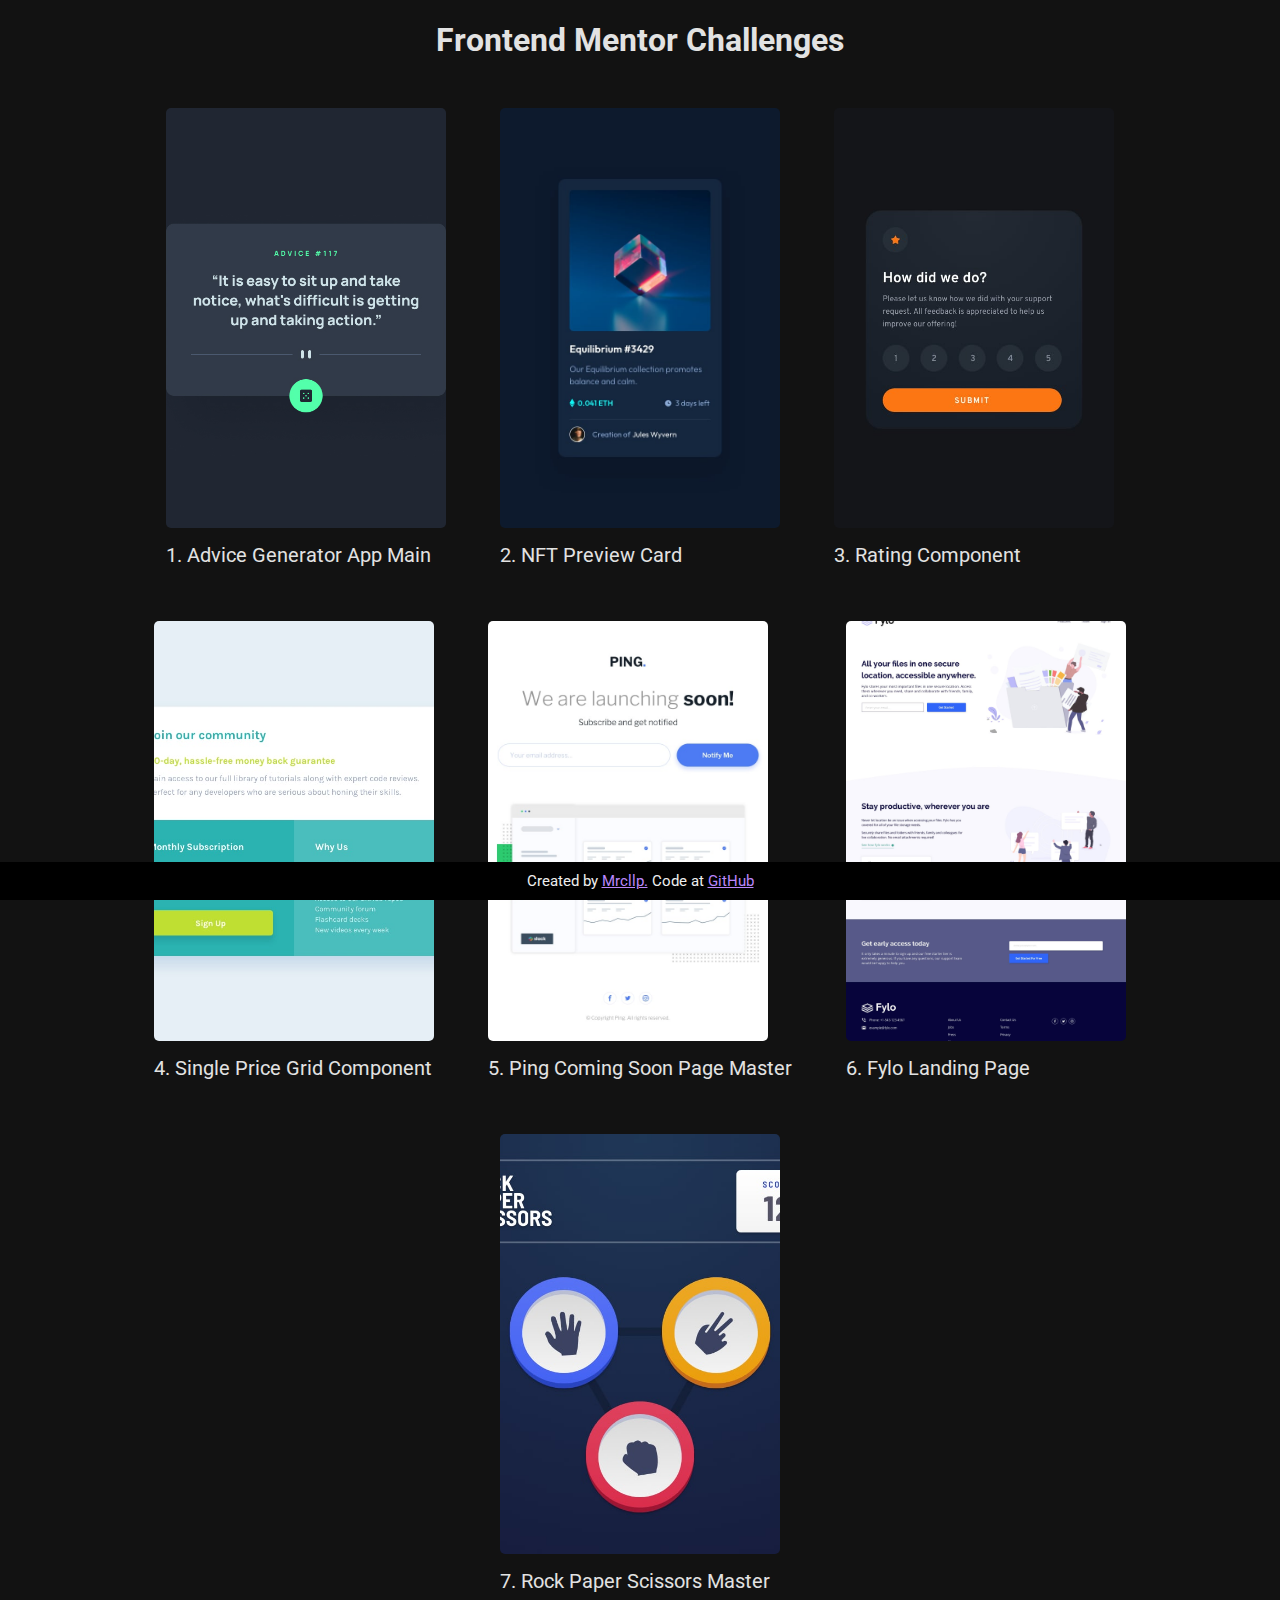
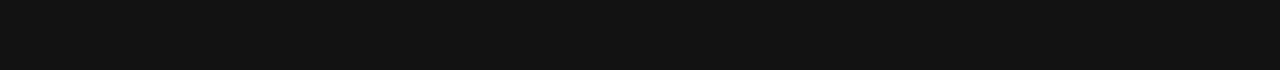
<file: index.html>
<!DOCTYPE html>
<html lang="en">
<head>
    <meta charset="UTF-8">
    <meta name="viewport" content="width=device-width, initial-scale=1.0">
    <link rel="stylesheet" href="style.css">
    <title>Frontend Mentor || Challenges</title>
</head>
<body>

    <h1>Frontend Mentor Challenges</h1>
    <ul id="list"></ul>

    <footer>
        Created by <a href="https://github.com/mrcllp">Mrcllp.</a>
        Code at <a href="https://github.com/mrcllp/Frontend-Mentor">GitHub</a>
    </footer>
    <script src="script.js"></script>
</body>
</html>
</file>
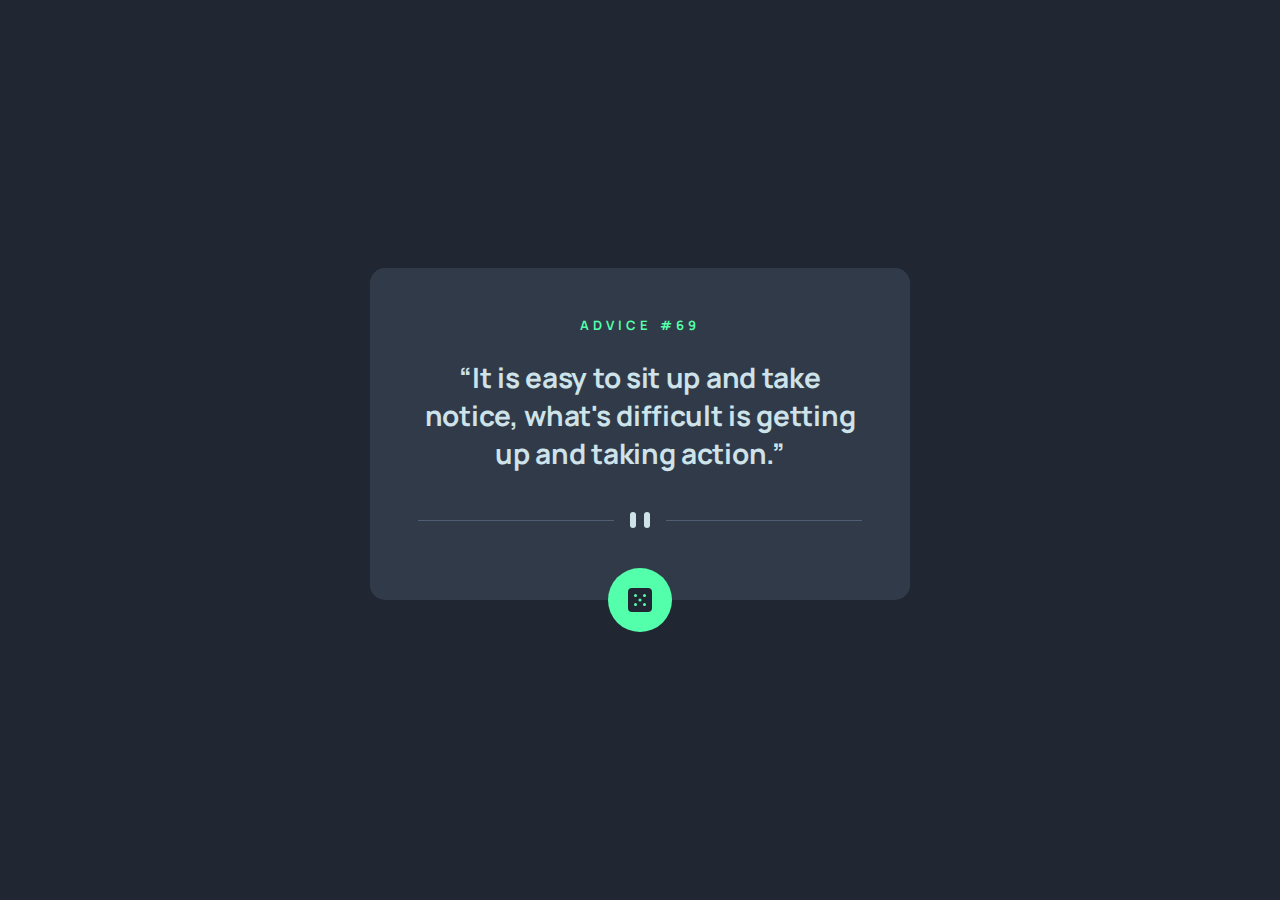
<file: advice-generator-app-main/index.html>
<!DOCTYPE html>
<html lang="en">
<head>
  <meta charset="UTF-8">
  <meta name="viewport" content="width=device-width, initial-scale=1.0"> 
  <link rel="stylesheet" href="css/style.css">
  <link rel="stylesheet" href="css/reset.css">
  <link rel="icon" type="image/png" sizes="32x32" href="./images/favicon-32x32.png">
  
  <title>Frontend Mentor | Advice generator app</title>
</head>
<body>
  <div class="advice-generator">
      <div class="advice-generator__output">
          <span class="advice-generator__advice-number">ADVICE #69</span>
          <q class="advice-generator__quote">“It is easy to sit up and take notice,
          what's difficult is getting up and taking action.”</q>
          <picture class="advice-generator__divider">
              <source media="(min-width: 545px)"
              srcset="/advice-generator-app-main/images/pattern-divider-desktop.svg">
              <img src="/advice-generator-app-main/images/pattern-divider-mobile.svg  ">
          </picture>
      </div>
      <button class="advice-generator__btn">
          <img src="images/icon-dice.svg" class="advice-generator__btn-img"
          alt="dice icon">
      </button>
  </div>
  <script defer src="js/script.js"></script>
</body>
</html>
</file>
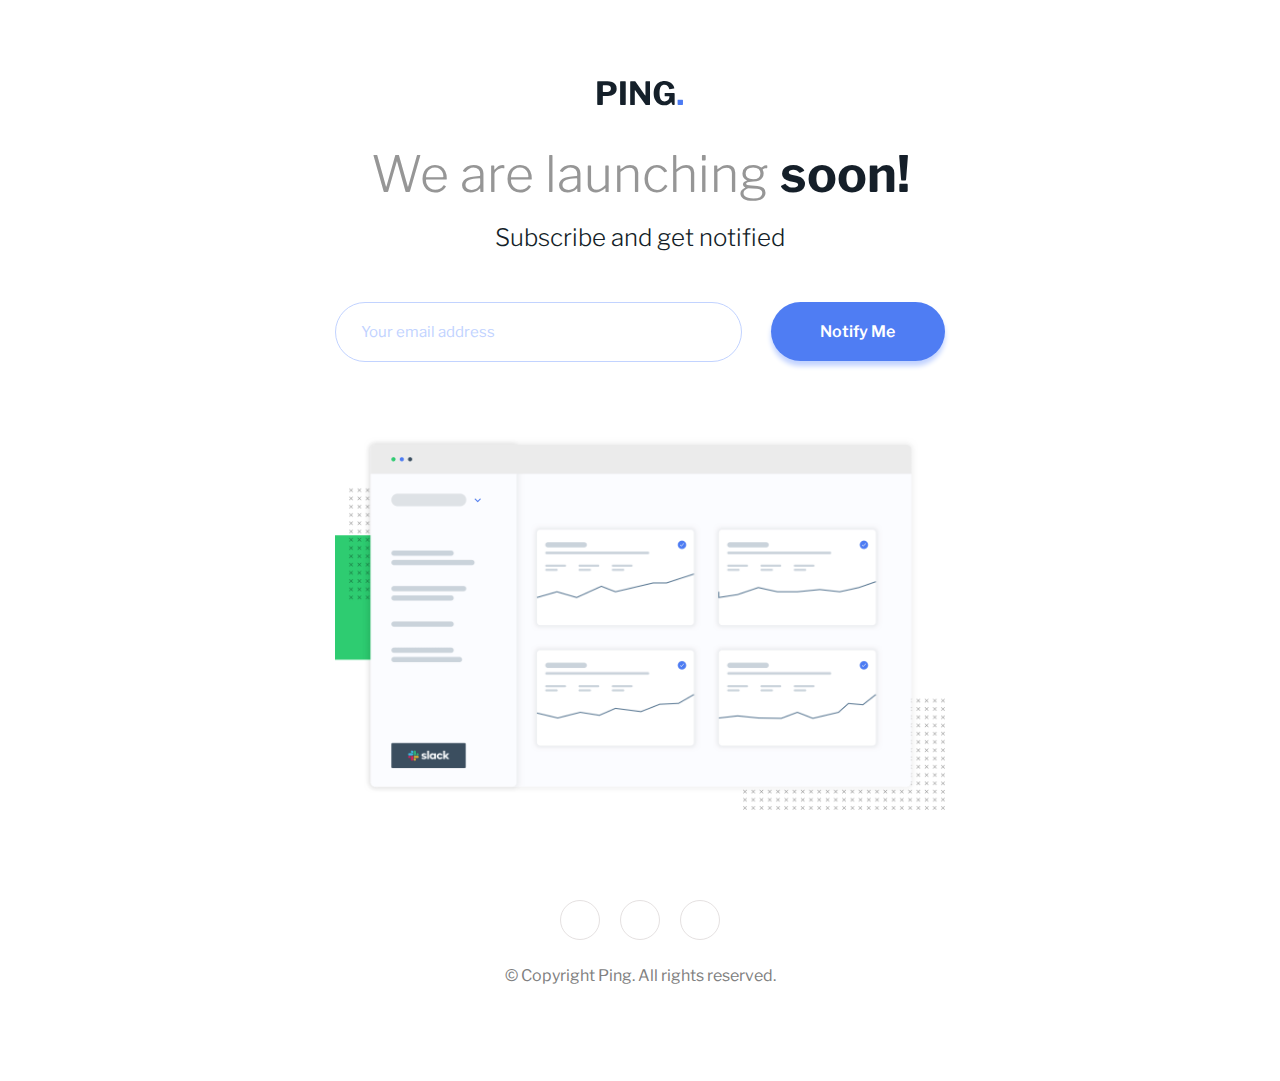
<file: ping-coming-soon-page-master/index.html>
<!DOCTYPE html>
<html lang="en">
<head>
  <meta charset="UTF-8">
  <meta name="viewport" content="width=device-width, initial-scale=1.0"> <!-- displays site properly based on user's device -->
  <link rel="icon" type="image/png" sizes="32x32" href="./images/favicon-32x32.png">
  <link rel="stylesheet" href="./css/style.css">
  <link rel="stylesheet" href="https://cdnjs.cloudflare.com/ajax/libs/font-awesome/6.2.0/css/all.min.css" integrity="sha512-xh6O/CkQoPOWDdYTDqeRdPCVd1SpvCA9XXcUnZS2FmJNp1coAFzvtCN9BmamE+4aHK8yyUHUSCcJHgXloTyT2A==" crossorigin="anonymous" referrerpolicy="no-referrer" />
  <title>Frontend Mentor | Ping coming soon page</title>

</head>
<body>
<main>
  <img src="./images/logo.svg" alt="logo" class="logo">
  
  <h1> We are launching <span>soon!</span></h1>
  <h2> Subscribe and get notified</h2>
  <form id="form" >
    <div class="form-left">
      <input type="email" id="email" name="email" placeholder="Your email address">
      <small>Error</small>
    </div>
    <button>Notify Me</button>
    </div>
    
  </form>
  
  <img class="illustration" src="./images/illustration-dashboard.png" alt="illustration">


 <footer>
  <ul class="sm">
    <li><a href="https://facebook.com"><i class="fab fa-facebook-f"></i></a></li>
    <li><a href="https://twitter.com"><i class="fab fa-twitter"></i></a></li>
    <li><a href="https://instagram.com"><i class="fab fa-instagram"></i></a></li>
  </ul>
   <p>&copy; Copyright Ping. All rights reserved.</p>
  </footer>
</main>
 

  <script src="./js/script.js"></script>
</body>
</html>
</file>
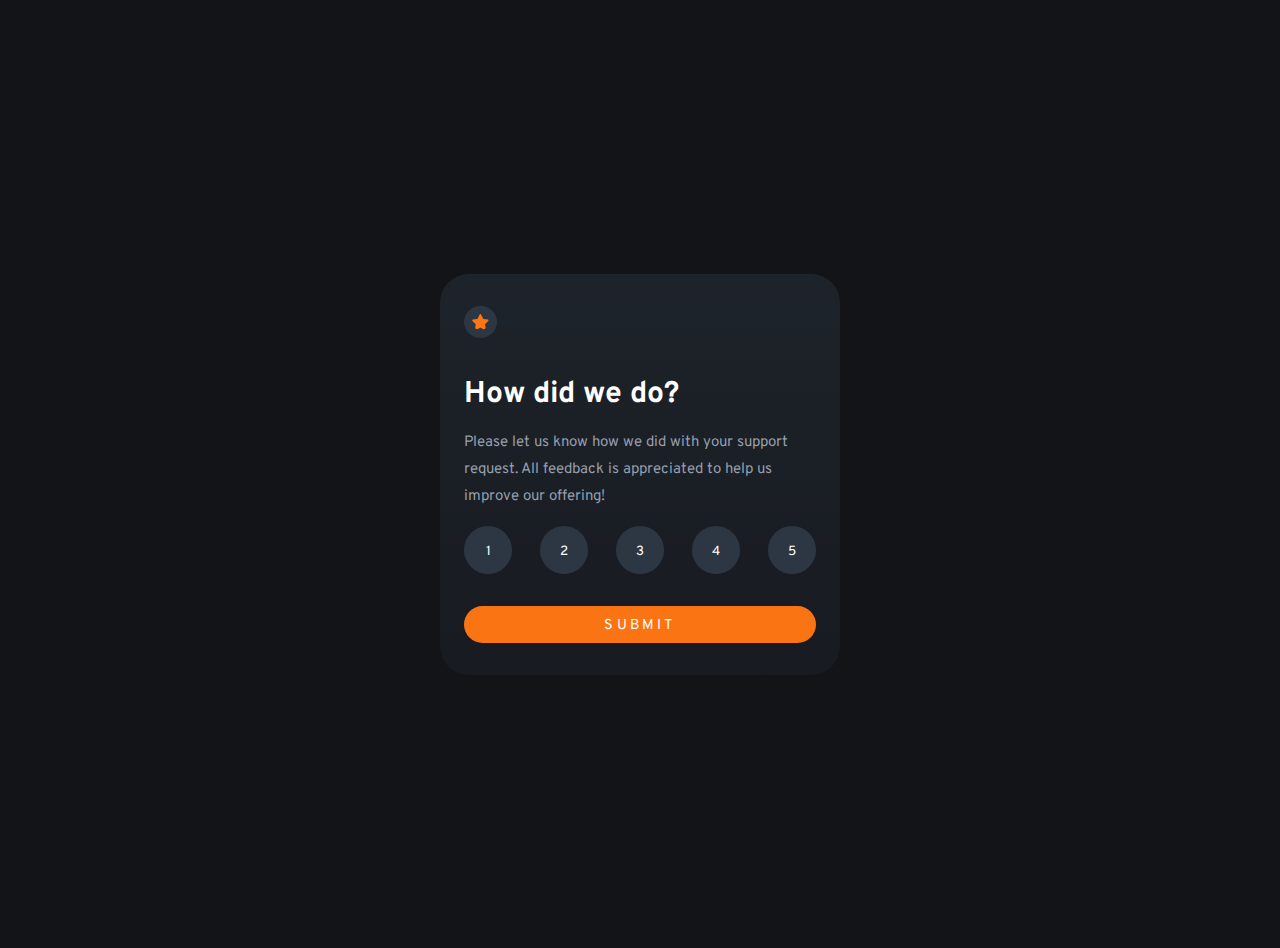
<file: Rating Component/index.html>
<!DOCTYPE html>
<html lang="en">
<head>
  <meta charset="UTF-8">
  <meta name="viewport" content="width=device-width, initial-scale=1.0"> 
  <link rel="stylesheet" href="./css/style.css">

  <link rel="icon" type="image/png" sizes="32x32" href="./images/favicon-32x32.png">
  
  <title>Frontend Mentor | Interactive rating component</title>

</head>
<body>

  <div class="main-container">
    <img src="./images/icon-star.svg" alt="">
    <h1>How did we do?</h1>
    <p>Please let us know how we did with your support request. All feedback is appreciated 
      to help us improve our offering!
    </p>
    <ul>
      <li><button class="btn">1</button></li>
      <li><button class="btn">2</button></li>
      <li><button class="btn">3</button></li>
      <li><button class="btn">4</button></li>
      <li><button class="btn">5</button></li>
      <button class="btn-submit" id="submit"> Submit</button>
    </ul>
  </div>
  <div class="thanks hidden">
    <img src="./images/illustration-thank-you.svg" alt="">
    <p class="par">
      You selected
      <span id="rating">
      </span>
      out of 5
    </p>
    <h2>Thank you!</h2>
    <p>We appreciate you taking the time to give a rating. If you ever need more support, 
      don’t hesitate to get in touch!</p>
    <button class="rate" id="rate-btn">Rate Again</button>
  </div>

  
  <script src="./js/app.js"></script>
</body>
</html>
</file>
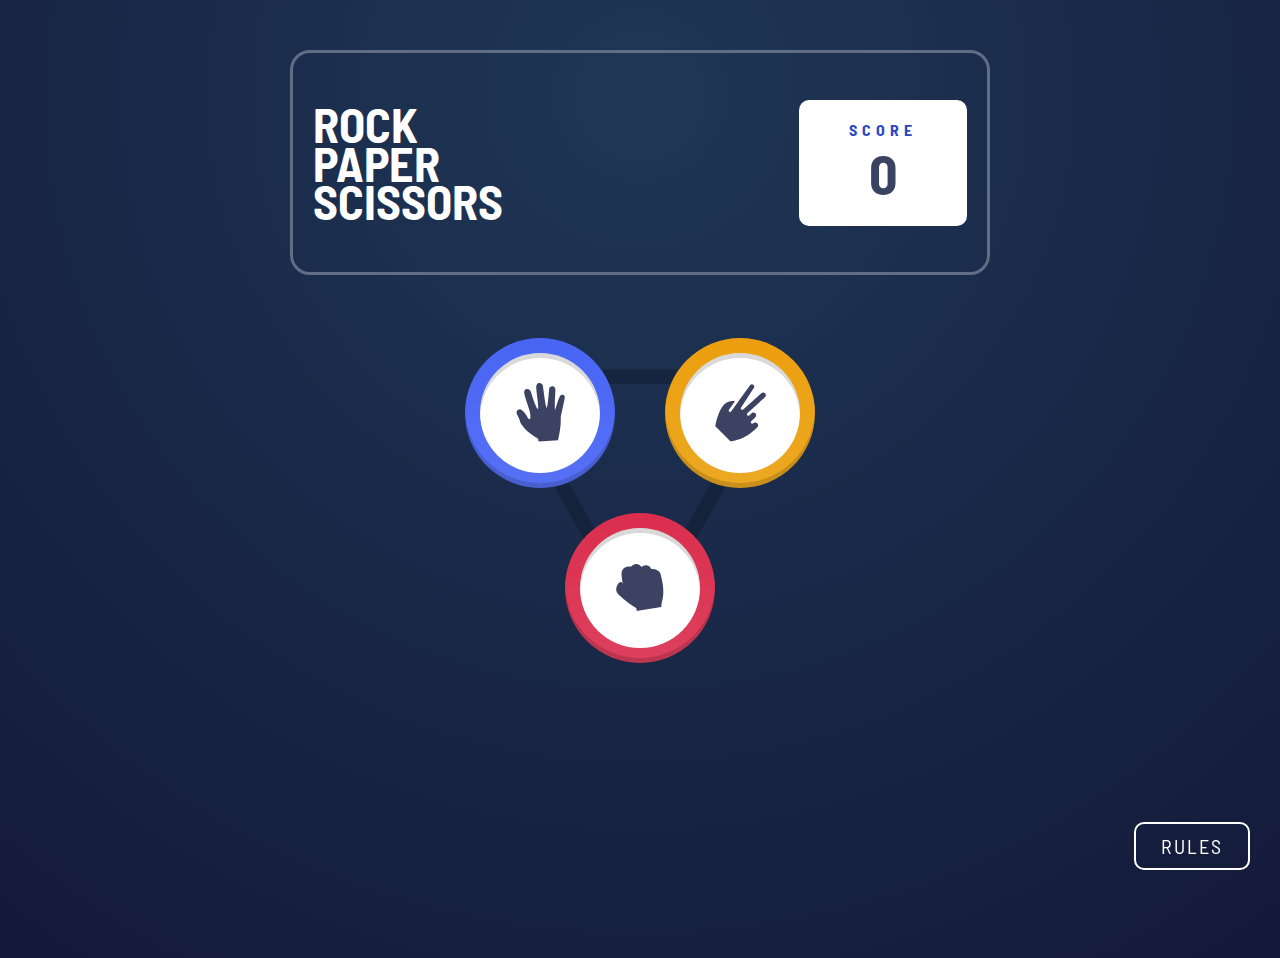
<file: rock-paper-scissors-master/index.html>
<!DOCTYPE html>
<html lang="en">
  <head>
    <meta charset="UTF-8" />
    <meta name="viewport" content="width=device-width, initial-scale=1.0" />
    <link rel="stylesheet" href="./css/style.css" />
    <link
      rel="icon"
      type="image/png"
      sizes="32x32"
      href="./images/favicon-32x32.png"
    />
    <title>Frontend Mentor | Rock, Paper, Scissors</title>
  </head>
  <body>
    <div class="container">
      <header>
        <h1>
          <span>Rock</span>
          <span>Paper</span>
          <span>Scissors</span>
        </h1>
        <div class="score-container">
          <h4>Score</h4>
          <p id="score">0</p>
        </div>
      </header>

      <main id="main">
        <button class="btn-icons btn-paper pick" data-choice="paper">
          <span class="wrapper">
            <img src="./images/icon-paper.svg" alt="paper icon" />
          </span>
        </button>

        <button class="btn-icons btn-scissors pick" data-choice="scissors">
          <span class="wrapper">
            <img src="./images/icon-scissors.svg" alt="scissors icon" />
          </span>
        </button>
        <button class="btn-icons btn-rock pick" data-choice="rock">
          <span class="wrapper">
            <img src="./images/icon-rock.svg" alt="rock icon" />
          </span>
        </button>
      </main>

      <div class="rules-modal" id="modal">
        <img src="./images/image-rules.svg" alt="rules" />
        <button id="close"><img src="./images/icon-close.svg" alt="close" /></button>
      </div>

      <button class="btn-rules" id="open">Rules</button>
    </div>

    <div class="picks" id="picks">
      <div>
        <h2>You Picked</h2>
        <button class="btn-icons btn-paper" id="player_pick">
          <span class="wrapper">
            <img src="./images/icon-paper.svg" alt="paper icon" />
          </span>
        </button>
      </div>
      <div class="mobileish">
        <p class="result"><span id="winner">Win</span></p>
        <button class="btn-reset" id="reset">Play Again</button>
      </div>
      <div>
        <h2>The House Picked</h2>
        <button class="btn-icons btn-rock" id="computer_pick">
          <span class="wrapper">
            <img src="./images/icon-rock.svg" alt="rock icon" />
          </span>
        </button>
      </div>
    </div>
    <script defer src="./js/app.js"></script>
  </body>
</html>
</file>
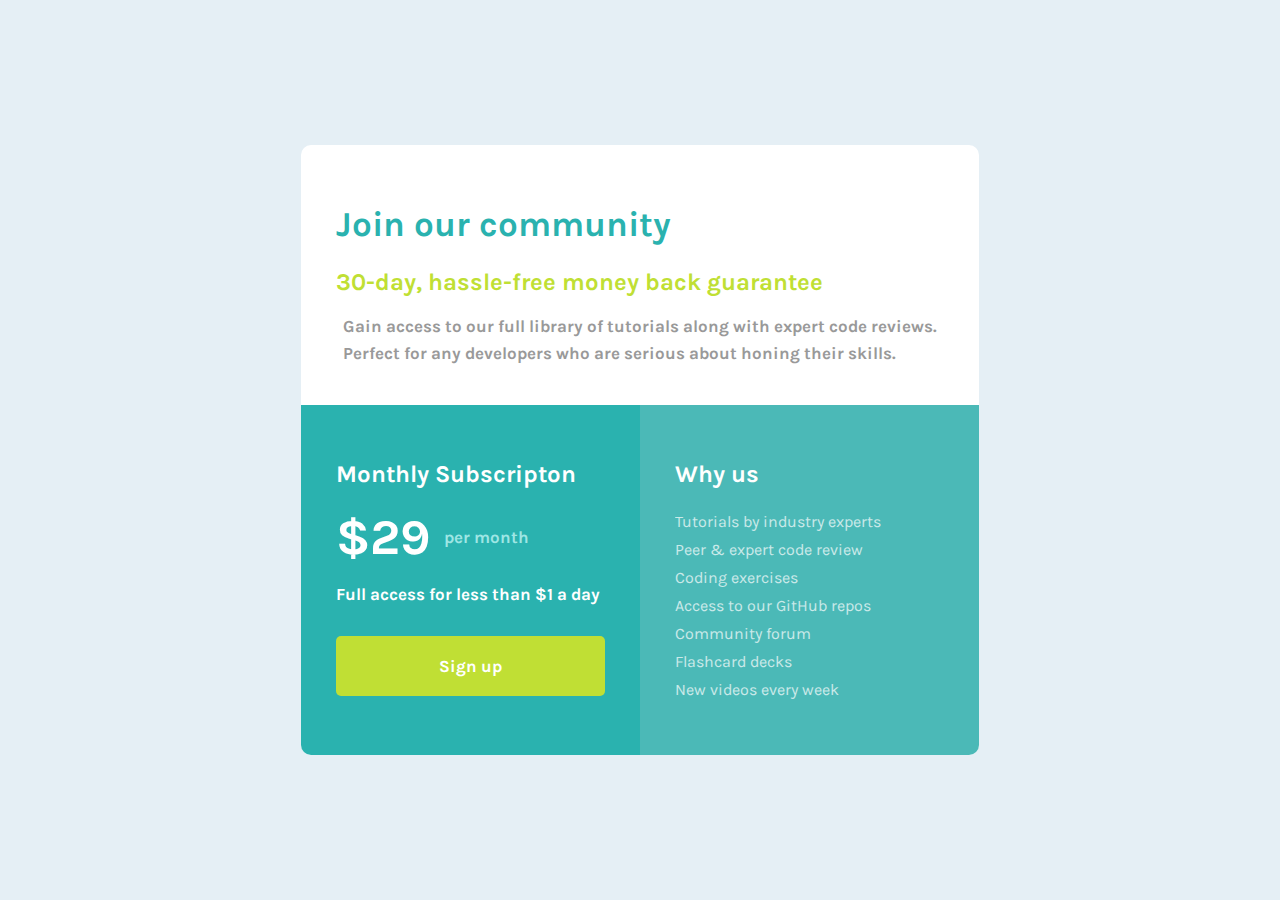
<file: Single Price Grid Component/index.html>
<!DOCTYPE html>
<html lang="en">
<head>
  <meta charset="UTF-8">
  <meta name="viewport" content="width=device-width, initial-scale=1.0"> <!-- displays site properly based on user's device -->
  <link rel="icon" type="image/png" sizes="32x32" href="./images/favicon-32x32.png">
  <link rel="stylesheet" href="./css/style.css">
  <title>Frontend Mentor | Single Price Grid Component</title>
  
</head>
  <body>
    <main>
      <section>
      <h1>Join our community</h1>

      <h2 class="byellow-text">30-day, hassle-free money back guarantee</h2>

      <p class="lightgrey">
        Gain access to our full library of tutorials along with expert code reviews.
      </p>

      <p class="lightgrey">
        Perfect for any developers who are serious about honing their skills.
      </p>
    </section>
    <div class="row">
      <section class="cyan">
        <h2>
          Monthly Subscripton
        </h2>

        <p class="fade">
        <span class="big"> &dollar;29</span> per month 
        </p>

        <p>
          Full access for less than &dollar;1 a day
        </p>
    

        <button>
          Sign up
        </button>
      </section>

      <section class="cyanish">
      <h2>
        Why us
      </h2>

      <ul>
        <li> Tutorials by industry experts</li>
        <li> Peer &amp; expert code review</li>
        <li> Coding exercises</li>
        <li> Access to our GitHub repos</li>
        <li> Community forum</li>
        <li> Flashcard decks</li>
        <li>  New videos every week</li>
      </ul>
    </section>
  </div>
      

    </main>
  </body>
</html>
</file>
<file: style.css>
@import url('https://fonts.googleapis.com/css2?family=Bilbo&family=Karla:wght@400;700&family=Manrope:wght@700&family=Open+Sans:wght@300&family=Outfit:wght@300;400;600&family=Overpass:wght@400;700&family=Roboto:ital,wght@0,400;1,300;1,400&display=swap');

* {
	box-sizing: border-box;
}

body {
	background: #121212;
	font-family: 'Roboto', sans-serif;
	margin-bottom: 50px;
}

.container {
	width: 1200px;
	margin: auto;
	max-width: 100%;
}

h1 {
	text-align: center;
    color: #e2e2e2;
}


ul {
	display: flex;
	flex-wrap: wrap;
    align-items: flex-start;
	justify-content: center;
	list-style-type: none;
	padding: 0;
}

span {
    color: #ba87fc;
}

ul li {
	
	margin: 20px;
    padding: 7px;
}

ul li p {
	font-weight: bold;
	padding: 0 15px;
}


ul li a {
	color: #e2e2e2;
    font-size: 20px;
	text-decoration: none;
}

ul li a img {
	display: block;
	object-fit: cover;
	margin-bottom: 15px;
	transition: transform 0.3s ease;
	height: 420px;
	width: 280px;
    border-radius: 5px;
    max-width: 100%;
    
}



ul li a:hover img {
    transform: scale(1.02);
}

footer {
    background-color: #000;
    color: #EEEEEE;
    position: fixed;
    bottom: 0;
    padding: 10px;
    left: 0;
    width: 100%;
    text-align: center;
    font-size: 15px;
}

footer a {
    color: #ba87fc;
}
</file>
<file: advice-generator-app-main/css/style.css>
@import url("https://fonts.googleapis.com/css2?family=Manrope:wght@400;500;600;700;800&display=swap");

body {
  background: #202733;
  min-height: 100vh;
  display: grid;
  place-items: center;
  padding-inline: 1.6rem;
}

.advice-generator {
  font-family: "Manrope", sans-serif;
  /* Fonts below will inherit this font family */
  width: 100%;
  max-width: 54rem;
  display: grid;
  grid: max-content 3.2rem / 1fr;
}

.advice-generator__output {
  background: #313a48;
  padding: 4rem 2.4rem 6.4rem;
  display: flex;
  flex-flow: column nowrap;
  gap: 2.4rem;
  align-items: center;
  justify-content: center;
  text-align: center;
  grid-row: 1/2;
  grid-column: 1/2;
  border-radius: 1.5rem;
}

@media screen and (min-width: 545px) {
  .advice-generator__output {
    padding: 4.8rem 4.8rem 7.2rem;
  }
}

.advice-generator__advice-number {
  font-weight: 700;
  font-size: 1.1rem;
  line-height: 1.5rem;
  letter-spacing: 0.345714rem;
  color: #53ffaa;
}

@media screen and (min-width: 545px) {
  .advice-generator__advice-number {
    letter-spacing: 0.408571rem;
    font-size: 1.3rem;
    line-height: 1.8rem;
  }
}

.advice-generator__quote {
  font-weight: 700;
  font-size: 2.4rem;
  line-height: 3.3rem;
  letter-spacing: -0.0257143rem;
  color: #cee3e9;
}

@media screen and (min-width: 545px) {
  .advice-generator__quote {
    margin-bottom: 1.6rem;
    font-size: 2.8rem;
    line-height: 3.8rem;
    letter-spacing: -0.03rem;
  }
}

.advice-generator__divider {
  display: flex;
  width: 100%;
}

picture > img {
  margin: auto;
  width: 100%;
}

.advice-generator__btn {
  width: 6.4rem;
  height: 6.4rem;
  background: #53ffaa;
  border-radius: 50%;
  grid-row: 2/3;
  grid-column: 1/2;
  place-self: end center;
  transition: box-shadow 250ms;
  cursor: pointer;
  display: grid;
  place-items: center;
}

.advice-generator__btn:is(:hover) {
  box-shadow: 0px 0px 20px #53ffaa;
}

.advice-generator__btn-img {
  transition: transform 250ms;
}
.advice-generator__btn:is(:hover) > img {
  transform: rotate(135deg);
}
</file>
<file: ping-coming-soon-page-master/css/style.css>
@import url('https://fonts.googleapis.com/css2?family=Bilbo&family=Karla:wght@400;700&family=Libre+Franklin:wght@300;600;700&family=Manrope:wght@700&family=Open+Sans:wght@300&family=Outfit:wght@300;400;600&family=Overpass:wght@400;700&family=Roboto:ital,wght@0,400;1,300;1,400&display=swap');


* {
    box-sizing: border-box;
}


body {
    
    font-family: 'Libre Franklin', sans-serif;
}

main {
    padding: 20px;
    max-width: 650px;
    text-align: center;
    margin: 60px auto ;

}

h1 {
    font-weight: 300;
    font-size: 50px;
    color: hsl(0, 0%, 59%);
    margin-bottom: 10px;
}

h1 span {
    font-weight: 700;
    color: hsl(209, 33%, 12%);
}

h2 {
    font-weight: 300;
    color:   hsl(209, 33%, 12%)
}

form {
    display: flex;
    align-items: flex-start;
    margin-top: 50px;
    text-align: left;
}

.form-left {
    flex: 0.7;
}


input {
    border: 1px solid hsl(223, 100%, 88%);
    font-family: 'Libre Franklin', sans-serif;
    font-size: 15px;
    border-radius: 50px;
    padding: 20px 25px;
    margin-bottom: 15px;
    width: 100%;
}

form small {
    color: hsl(354, 100%, 66%);
    display: none;
    font-style: italic;
    z-index: 100;
    margin: 0px 20px 40px;

}

input::placeholder {
    color: hsl(223, 100%, 88%);
 }

 input.error::placeholder {
    color: hsl(354, 100%, 66%);;
 }

 input.error {
    border-color: hsl(354, 100%, 66%);;
 }

button {
    background-color: hsl(223, 87%, 63%);
    border: none;
    border-radius: 50px;
    box-shadow: 0 5px 5px hsl(223, 100%, 88%);
    color: white;
    font-family: 'Libre Franklin', sans-serif;
    font-size: 16px;
    font-weight: 600;
    padding: 20px 0px;
    margin-left: 29px;
    cursor: pointer;
    flex: 0.3;
}

button:hover {
    opacity: 0.9;
}


    

.illustration {
    max-width: 100%;
    margin: 60px 0;
}


.sm {
    display: flex;
    align-items: center;
    justify-content: center;
    padding: 0;
    list-style-type: none;
}

.sm li {
    margin: 10px;
}

.sm li a {
    border: 1px solid hsl(0, 7%, 89%);
    border-radius: 50%;
    color:  hsl(223, 87%, 63%);
    display: inline-flex;
    align-items: center;
    justify-content: center;
    font-size: 18px;
    height: 40px;
    width: 40px;
    text-decoration: none;
}

.sm li a:hover {
    background-color: hsl(223, 87%, 63%);
    color: white;
    border-color: hsl(223, 87%, 63%);
}

.logo {
    cursor: pointer;
}

footer p {
    color: hsl(0, 0%, 50%);
}

@media screen and (max-width: 650px) {
    form {
        flex-direction: column;
        text-align: center;
    }

    .form-left {
        
        width: 100%;
    }

    button {
        
        margin-left: 0;
        width: 100%;
    }
}
</file>
<file: Rating Component/css/style.css>
@import url('https://fonts.googleapis.com/css2?family=Bilbo&family=Manrope:wght@700&family=Open+Sans:wght@300&family=Outfit:wght@300;400;600&family=Overpass:wght@400;700&display=swap');

/* - White: hsl(0, 0%, 100%)
- Light Grey: hsl(217, 12%, 63%)
- Medium Grey: hsl(216, 12%, 54%)
- Dark Blue: hsl(213, 19%, 18%)
- Very Dark Blue: hsl(216, 12%, 8%) */

:root {
    --white: hsl(0, 0%, 100%);
    --light-grey: hsl(217, 12%, 63%);
    --medium-grey: hsl(216, 12%, 54%%);
    --dark-blue: hsl(213, 19%, 18%);
    --very-dark-blue: hsl(216, 12%, 8%);
    --orange: hsl(25, 97%, 53%);
}

* {
    margin: 0;
    padding: 0;
    box-sizing: border-box;
}

ul {
    list-style-type: none;
}

body {
    font-family: 'Overpass', sans-serif;
    font-size: 15px;
    background-color: var(--very-dark-blue);
    display: flex;
    flex-direction: column;
    margin: 1.5rem;
    align-items: center;
    justify-content: center;
    min-height: 100vh;
    
}

button{
    font-family: inherit;
}
p{
    line-height: 1.8;
}

.main-container,
.thanks {
  background-image: linear-gradient(
    to bottom,
    hsl(212, 18%, 14%),
    hsl(220, 16%, 11%)
  );
  max-width: 400px;
  padding: 2rem 1.5rem;
  border-radius: 1.8rem;
}

.main-container img {
    background-color: hsl(213, 19%, 22%);
    padding: 0.5rem;
    border-radius: 50%;
}


.main-container ul {
    display: flex;
    flex-wrap: wrap;
    align-items: center;
    justify-content: space-between;
}

.main-container ul li button {
    width: 3rem;
    height: 3rem;
    border: none;
    background-color: hsl(213, 20%, 22%);
    color: var(--white );
    padding-top: 0.2rem;
    border-radius: 50%;
    cursor: pointer;
    transition: 0.3s;
}

.main-container ul li button:hover {
    background-color: var(--orange);
}

.main-container ul li button:focus {
    background-color: var(--light-grey);
}

.btn {
    background-color: hsl(213, 19%, 18%);
    width: 3rem;
    height: 3rem;
    color: #ffffff;
    border: none;
    outline: none;
    border-radius: 50%;
    padding-top: 0.3rem;
    transition: 0.3s;
  }
  

.btn-submit {
    background-color: hsl(25, 97%, 53%);
    padding: 0.625rem 2rem 0.5rem;
    width: 100%;
    border: none;
    border-radius: 30px;
    color: #fff;
    margin-top: 2rem;
    transition: 0.3s;
    text-transform: uppercase;
    letter-spacing: 0.2rem;
    font-size: 0.9rem;
    cursor: pointer;
}

.btn-submit:hover {
    background-color: var(--white);
    color: var(--orange);
}



.main-container h1 {
    color: var(--white);
    margin: 2rem 0 1rem;
}

.main-container p {
    color: var(--light-grey);
    margin-bottom: 1rem;
}

.thanks {
    display: flex;
    flex-direction: column;
    align-items: center;
    justify-content: center;
}

.thanks img {
    display: block;
    margin: 0 auto 2rem;
}

.thanks p.par {
    background-color: hsl(213, 20%, 22%);
    border-radius: 30px;
    color: var(--orange);
    padding: 0.2rem 0.6rem 0;
    font-size: 0.9rem;
    margin-bottom: 2rem;
}

.thanks h2 {
    color: var(--white);
    margin-bottom: 1rem;
}

.thanks p {
    color: var(--light-grey);
    margin-bottom: 2rem;
}

.hidden {
    display: none;
}

.rate {
    background-color: var(--orange);
    color: var(--white);
    width: 100%;
    padding: 0.8rem 0 0.6rem;
    border: 0;
    border-radius: 30px;
    text-transform: uppercase;
    letter-spacing: 0.1rem;
    cursor: pointer;
    transition: 0.3;
}

.rate:hover {
    background-color: var(--white);
    color: var(--orange);
}
</file>
<file: rock-paper-scissors-master/css/style.css>
@import url("https://fonts.googleapis.com/css2?family=Barlow+Semi+Condensed:wght@600;700&family=Bilbo&family=Karla:wght@400;700&family=Libre+Franklin:wght@300;600;700&family=Manrope:wght@700&family=Noto+Sans:ital,wght@0,100;0,200;0,300;0,400;0,500;0,600;1,100;1,500&family=Open+Sans:wght@300;400&family=Outfit:wght@300;400;600&family=Overpass:wght@400;700&family=Poppins:wght@300;400;600;700&family=Press+Start+2P&family=Raleway:wght@400;700&family=Roboto:ital,wght@0,400;1,300;1,400&family=Rubik:wght@400;500;600;700&display=swap");

* {
  box-sizing: border-box;
}

body {
  background: radial-gradient(
    circle at 50% 10%,
    hsl(214, 47%, 23%),
    hsl(231, 49%, 15%)
  );
  color: #fff;
  font-family: "Barlow Semi Condensed", sans-serif;
  min-height: 100vh;
}

.container {
  margin: 0 auto;
  width: 700px;
  max-width: 100%;
}

header {
  border: 3px solid hsl(217, 16%, 45%);
  border-radius: 20px;
  display: flex;
  justify-content: space-between;
  align-items: center;
  padding: 20px;
  margin: 50px 0;
}
h1 {
  display: flex;
  flex-direction: column;
  text-transform: uppercase;
  font-size: 3rem;
  line-height: 0.8;
}

h4 {
  color: hsl(229, 64%, 46%);
  margin: 0;
  letter-spacing: 5px;
  text-transform: uppercase;
}

.score-container {
  background-color: #fff;
  border-radius: 10px;
  display: flex;
  align-items: center;
  justify-content: center;
  flex-direction: column;
  padding: 20px 50px;
}

.score-container p {
  color: hsl(229, 25%, 31%);
  font-size: 3.5rem;
  font-weight: 700;
  margin: 0;
}

.btn-rules {
  border: 2px solid #fff;
  border-radius: 10px;
  text-transform: uppercase;
  background-color: transparent;
  letter-spacing: 2px;
  position: fixed;
  bottom: 30px;
  right: 30px;
  font-size: 20px;
  color: #fff;
  font-family: inherit;
  padding: 10px 25px;
}

.btn-icons {
  border-radius: 50%;
  box-shadow: inset 0 -5px rgba(0, 0, 0, 0.15);
  border: none;
  height: 150px;
  width: 150px;
  margin: 0 25px;
  cursor: pointer;
}

button:active {
  transform: scale(0.9);
}

main {
  display: flex;
  flex-wrap: wrap;
  justify-content: center;
  align-items: center;
  width: 400px;
  height: 350px;
  margin: 0 auto;
}

main::before {
  background: url("/rock-paper-scissors-master/images/bg-triangle.svg")
    no-repeat;
  background-position: center;
  background-repeat: no-repeat;
  background-size: cover;
  content: "";
  position: absolute;
  top: 41%;
  height: 270px;
  width: 300px;
  z-index: -1;
}

.btn-paper {
  background: linear-gradient(
    to bottom,
    hsl(230, 89%, 62%),
    hsl(230, 89%, 65%)
  );
}

.btn-scissors {
  background: linear-gradient(to bottom, hsl(39, 89%, 49%), hsl(40, 84%, 53%));
}

.btn-rock {
  background: linear-gradient(
    to bottom,
    hsl(349, 71%, 52%),
    hsl(349, 70%, 56%)
  );
}

.btn-icons .wrapper {
  width: 120px;
  height: 120px;
  display: inline-flex;
  align-items: center;
  justify-content: center;
  box-shadow: inset 0 5px rgba(0, 0, 0, 0.15);
  border-radius: 50%;
  background-color: #fff;
}

.btn-reset {
  border: 2px solid #fff;
  border-radius: 10px;
  text-transform: uppercase;
  cursor: pointer;
  letter-spacing: 2px;
  bottom: 30px;
  right: 30px;
  font-size: 20px;
  color: hsl(229, 25%, hsl(229, 25%, 31%));
  font-family: inherit;
  padding: 10px 25px;
}

.picks {
  display: none;
  justify-content: space-around;
  flex-direction: row;
  align-items: center;
  width: 70%;
  height: 100%;
  margin: 0 auto;
}

.picks .btn-icons {
  margin: 50px;
  transform: scale(1.2);
}

.picks,
#winner h2 span {
  text-align: center;
}

.result {
  text-transform: uppercase;
  font-size: 3rem;
  line-height: 0.8;
  margin: 0 0 20px;
}

.rules-modal {
  background-color: hsl(217, 53%, 88%);
  display: none;
  flex-direction: column;
  align-items: center;
  justify-content: center;
  position: fixed;
  top: 0;
  left: 0%;
  width: 100vw;
  height: 100vh;
  z-index: 100;
}

.rules-modal button {
  border: none;
  background-color: transparent;
  margin-top: 100px;
  transform: scale(1.5);
  cursor: pointer;
}

#open {
  cursor: pointer;
}
</file>
<file: Single Price Grid Component/css/style.css>
@import url('https://fonts.googleapis.com/css2?family=Bilbo&family=Karla:wght@400;700&family=Manrope:wght@700&family=Open+Sans:wght@300&family=Outfit:wght@300;400;600&family=Overpass:wght@400;700&display=swap');

/* - Light Gray: hsl(204, 43%, 93%)
- Grayish Blue: hsl(218, 22%, 67%) */

* { 
    box-sizing: border-box;
}

body {
    background-color: hsl(204, 43%, 93%);
    font-family: 'Karla', sans-serif;
    display: flex;
    align-items: center;
    justify-content: center;
    padding: 20px;
    margin: 0;
    min-height: 100vh;

}

main {
    background-color: white;
    border-radius: 10px;
    box-shadow: 0 5px 10px 10px rgba(0, 0, 0, 0,5);
    width: 800;
    max-width: 800px;
    margin: auto;
    overflow: hidden;
}

section {
    padding: 35px;
}

.cyan {
    background-color: hsl(179, 62%, 43%);
    color: white;
}

.cyanish {
    background-color: hsl(179, 44%, 51%);
    color: white;
}

.row {
    display: flex;
}

.row > section {
    flex: 1;
}

h1 {
    color: hsl(179, 62%, 43%);
    font-size: 35px;
}

.byellow-text {
    color: hsl(71, 73%, 54%);
}

.cyan p {
    color: white;
}

p {
    font-size: 17px;
    color: hsl(203, 36%, 77%);
    font-weight: 700;
}

p.lightgrey {
    color: #999;
    margin: 7px;
}

p.fade {
    color: hsl(178, 59%, 76%);
    display: flex;
    align-items: center;
}

p.fade span {
    color: white;
    font-size: 50px;
    margin-right: 13px;
}

button {
    background-color: hsl(71, 73%, 54%);
    border: none;
    box-shadow: 0 5px 10px 10px rgba(0, 0, 0, 0,5);
    border-radius: 5px;
    color: white;
    font-family: 'Karla', sans-serif;
    font-size: 17px;
    font-weight: 700;
    padding: 20px 0;
    margin-top: 15px;
    width: 100%;
    cursor: pointer;
}

ul {
    list-style-type: none;
    padding: 0;
    opacity: 0.7;
}

ul li {
    line-height: 28px;
}

@media screen and (max-width: 600px) {
    .row {
        flex-direction: column;
    }
}
</file>
